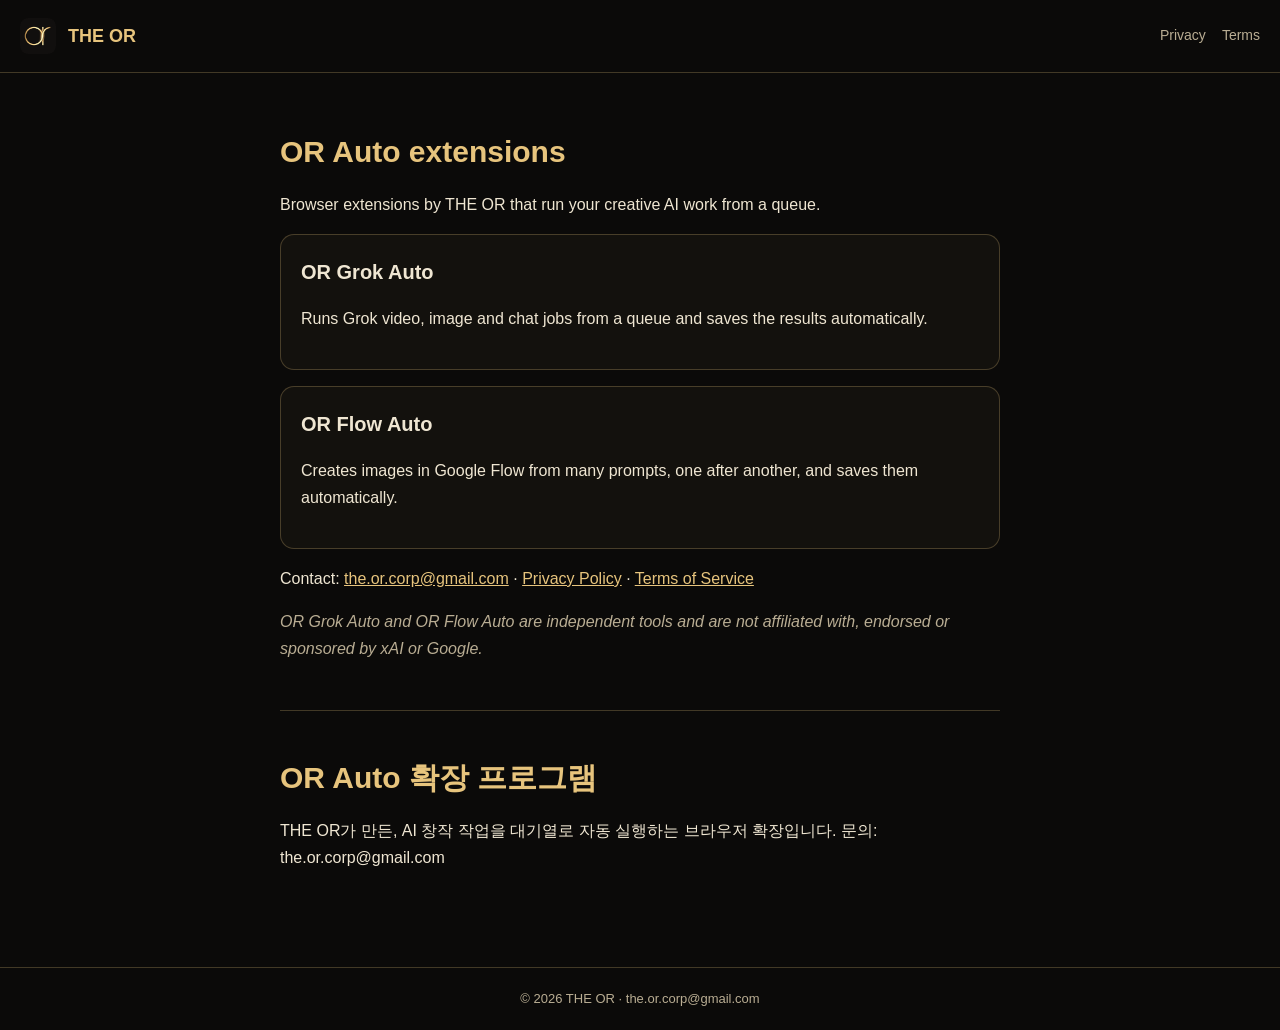
<file: index.html>
<!doctype html><html lang="en"><head><meta charset="utf-8"><meta name="viewport" content="width=device-width,initial-scale=1"><title>THE OR — OR Auto extensions</title><link rel="icon" href="icon.png"><link rel="stylesheet" href="style.css"></head><body>
<header><img src="icon.png" alt=""><a href="./">THE OR</a><nav><a href="privacy.html">Privacy</a><a href="terms.html">Terms</a></nav></header><main><h1>OR Auto extensions</h1><p>Browser extensions by THE OR that run your creative AI work from a queue.</p>
<div class="card"><h2 style="margin-top:0">OR Grok Auto</h2><p>Runs Grok video, image and chat jobs from a queue and saves the results automatically.</p></div>
<div class="card"><h2 style="margin-top:0">OR Flow Auto</h2><p>Creates images in Google Flow from many prompts, one after another, and saves them automatically.</p></div>
<p>Contact: <a href="mailto:the.or.corp@gmail.com">the.or.corp@gmail.com</a> · <a href="privacy.html">Privacy Policy</a> · <a href="terms.html">Terms of Service</a></p>
<p><em>OR Grok Auto and OR Flow Auto are independent tools and are not affiliated with, endorsed or sponsored by xAI or Google.</em></p>
<hr><h1>OR Auto 확장 프로그램</h1><p>THE OR가 만든, AI 창작 작업을 대기열로 자동 실행하는 브라우저 확장입니다. 문의: the.or.corp@gmail.com</p></main><footer>© 2026 THE OR · the.or.corp@gmail.com</footer></body></html>
</file>
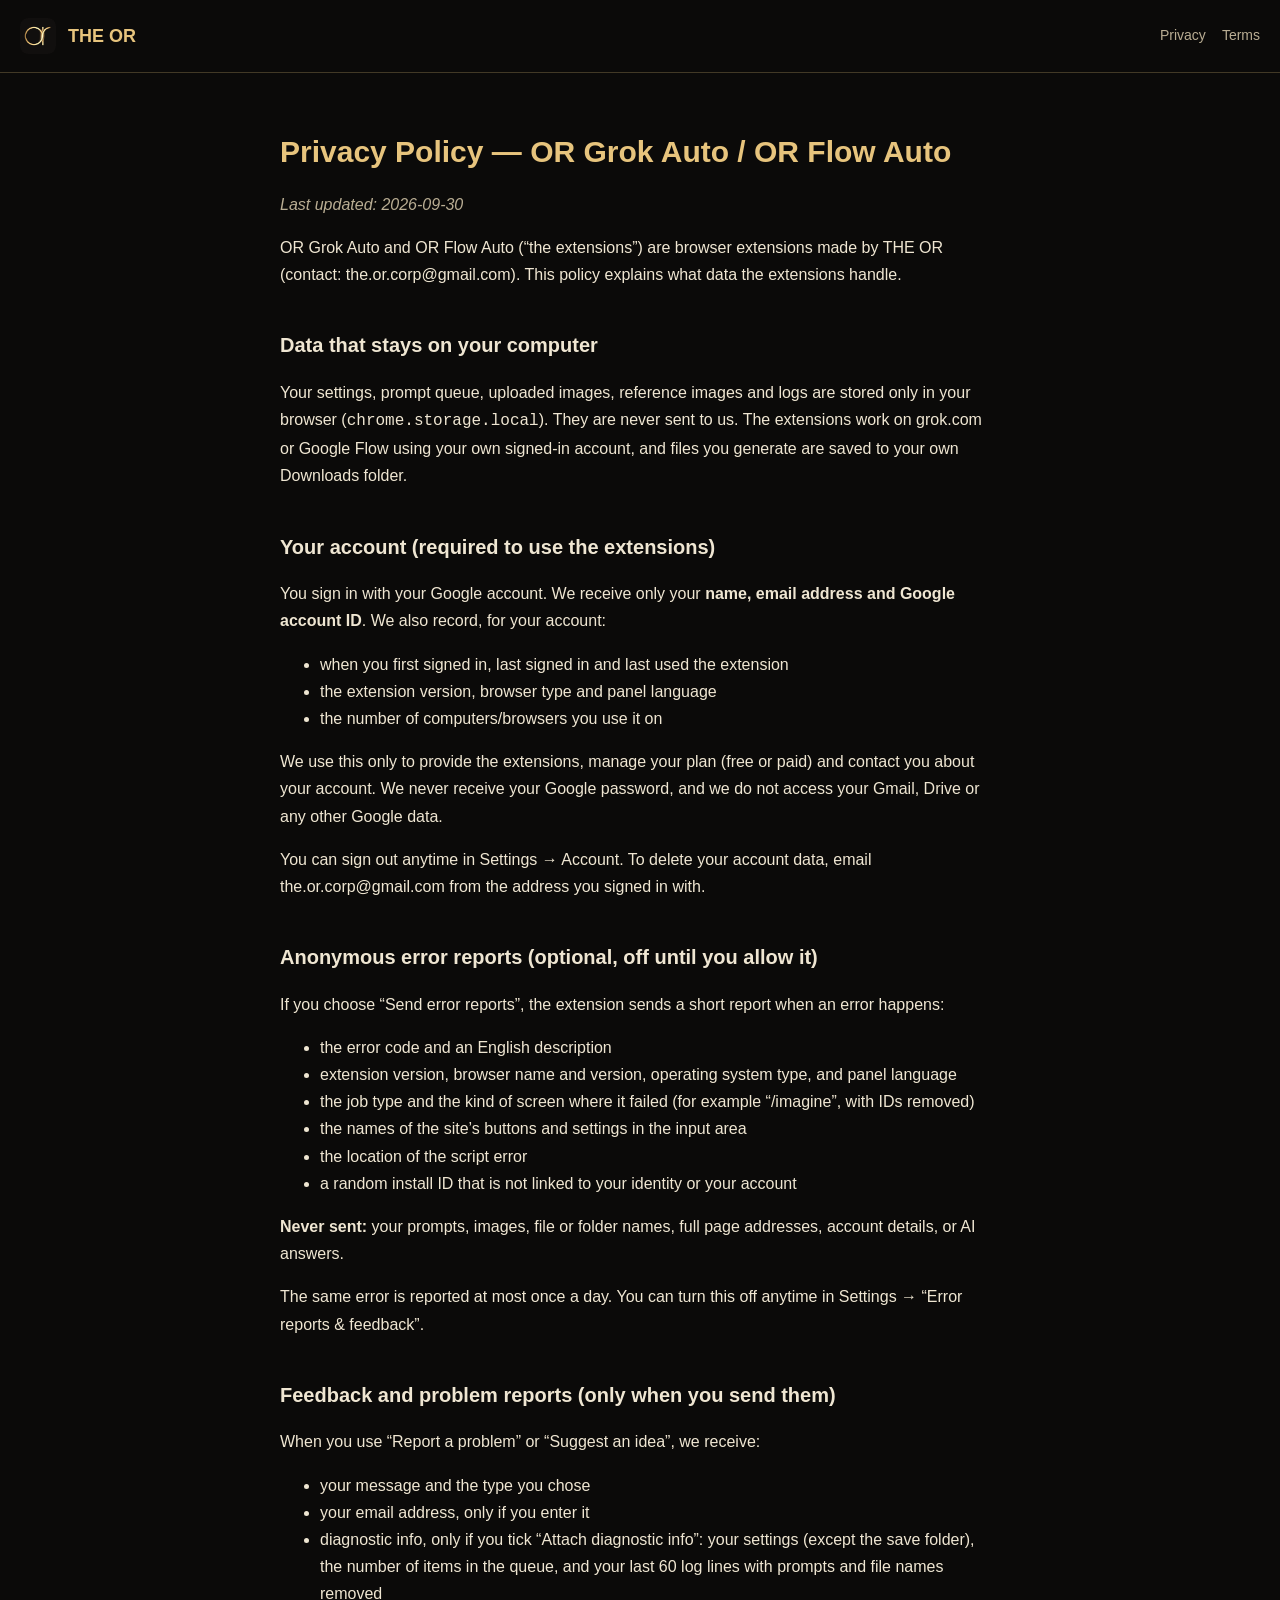
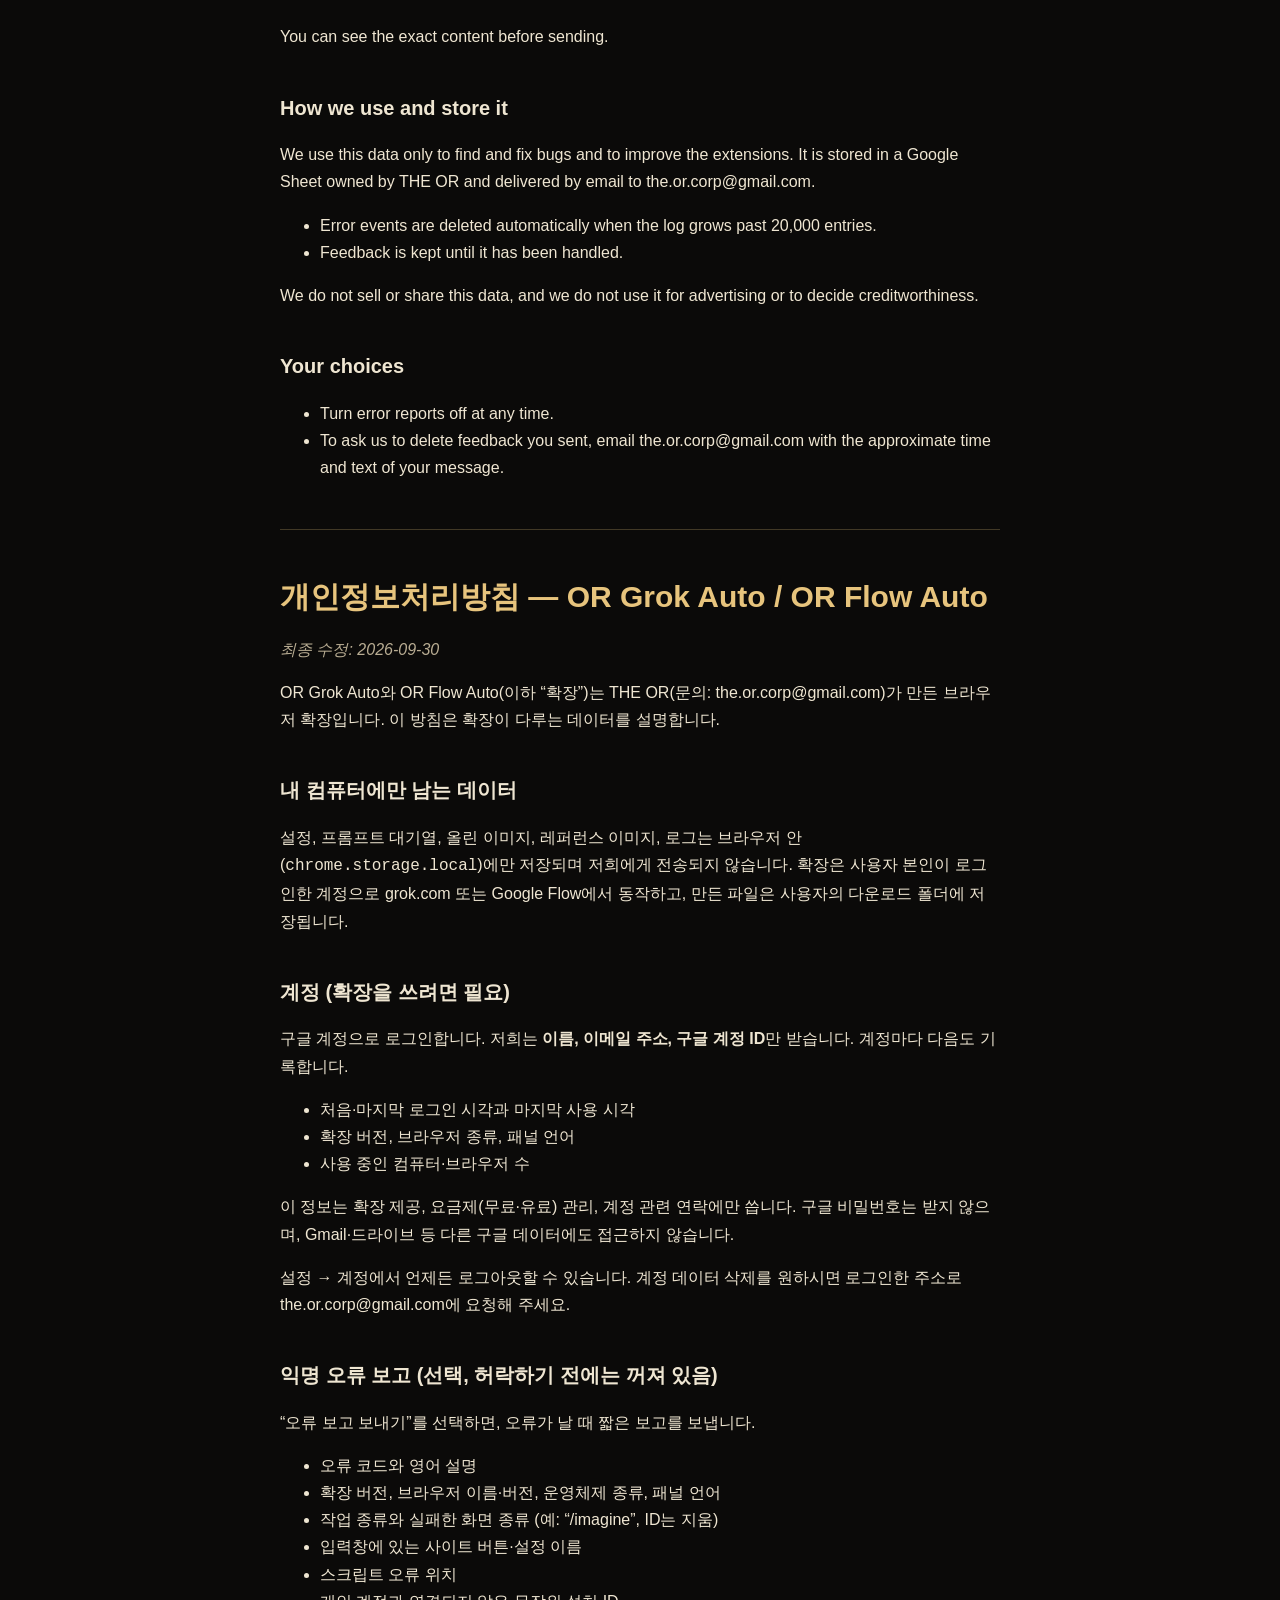
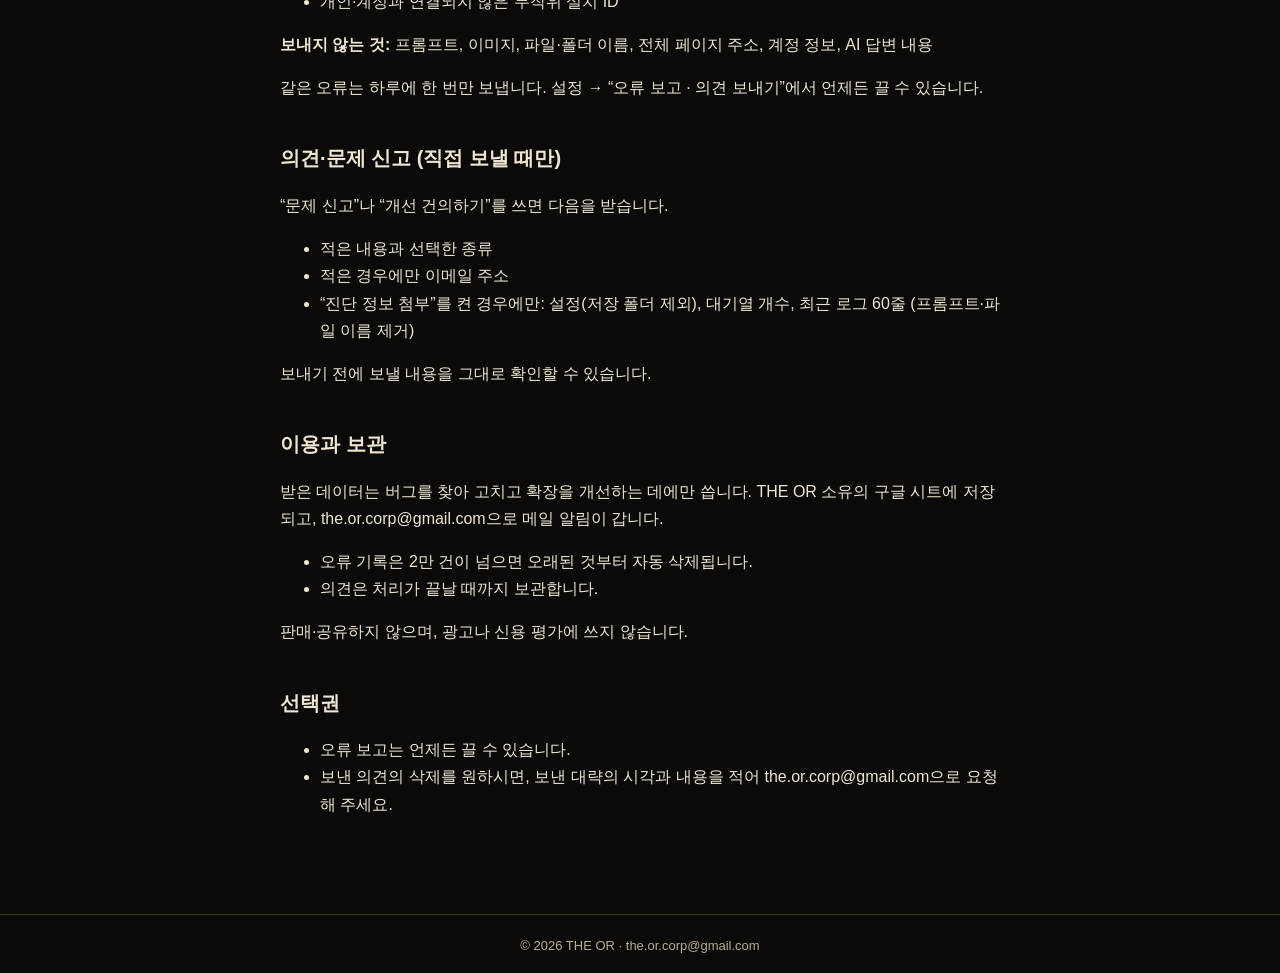
<file: privacy.html>
<!doctype html><html lang="en"><head><meta charset="utf-8"><meta name="viewport" content="width=device-width,initial-scale=1"><title>Privacy Policy — THE OR</title><link rel="icon" href="icon.png"><link rel="stylesheet" href="style.css"></head><body>
<header><img src="icon.png" alt=""><a href="./">THE OR</a><nav><a href="privacy.html">Privacy</a><a href="terms.html">Terms</a></nav></header><main><h1 id="privacy-policy-or-grok-auto-or-flow-auto">Privacy Policy — OR
Grok Auto / OR Flow Auto</h1>
<p><em>Last updated: 2026-09-30</em></p>
<p>OR Grok Auto and OR Flow Auto (“the extensions”) are browser
extensions made by THE OR (contact: the.or.corp@gmail.com). This policy
explains what data the extensions handle.</p>
<h2 id="data-that-stays-on-your-computer">Data that stays on your
computer</h2>
<p>Your settings, prompt queue, uploaded images, reference images and
logs are stored only in your browser
(<code>chrome.storage.local</code>). They are never sent to us. The
extensions work on grok.com or Google Flow using your own signed-in
account, and files you generate are saved to your own Downloads
folder.</p>
<h2 id="your-account-required-to-use-the-extensions">Your account
(required to use the extensions)</h2>
<p>You sign in with your Google account. We receive only your
<strong>name, email address and Google account ID</strong>. We also
record, for your account:</p>
<ul>
<li>when you first signed in, last signed in and last used the
extension</li>
<li>the extension version, browser type and panel language</li>
<li>the number of computers/browsers you use it on</li>
</ul>
<p>We use this only to provide the extensions, manage your plan (free or
paid) and contact you about your account. We never receive your Google
password, and we do not access your Gmail, Drive or any other Google
data.</p>
<p>You can sign out anytime in Settings → Account. To delete your
account data, email the.or.corp@gmail.com from the address you signed in
with.</p>
<h2
id="anonymous-error-reports-optional-off-until-you-allow-it">Anonymous
error reports (optional, off until you allow it)</h2>
<p>If you choose “Send error reports”, the extension sends a short
report when an error happens:</p>
<ul>
<li>the error code and an English description</li>
<li>extension version, browser name and version, operating system type,
and panel language</li>
<li>the job type and the kind of screen where it failed (for example
“/imagine”, with IDs removed)</li>
<li>the names of the site’s buttons and settings in the input area</li>
<li>the location of the script error</li>
<li>a random install ID that is not linked to your identity or your
account</li>
</ul>
<p><strong>Never sent:</strong> your prompts, images, file or folder
names, full page addresses, account details, or AI answers.</p>
<p>The same error is reported at most once a day. You can turn this off
anytime in Settings → “Error reports &amp; feedback”.</p>
<h2 id="feedback-and-problem-reports-only-when-you-send-them">Feedback
and problem reports (only when you send them)</h2>
<p>When you use “Report a problem” or “Suggest an idea”, we receive:</p>
<ul>
<li>your message and the type you chose</li>
<li>your email address, only if you enter it</li>
<li>diagnostic info, only if you tick “Attach diagnostic info”: your
settings (except the save folder), the number of items in the queue, and
your last 60 log lines with prompts and file names removed</li>
</ul>
<p>You can see the exact content before sending.</p>
<h2 id="how-we-use-and-store-it">How we use and store it</h2>
<p>We use this data only to find and fix bugs and to improve the
extensions. It is stored in a Google Sheet owned by THE OR and delivered
by email to the.or.corp@gmail.com.</p>
<ul>
<li>Error events are deleted automatically when the log grows past
20,000 entries.</li>
<li>Feedback is kept until it has been handled.</li>
</ul>
<p>We do not sell or share this data, and we do not use it for
advertising or to decide creditworthiness.</p>
<h2 id="your-choices">Your choices</h2>
<ul>
<li>Turn error reports off at any time.</li>
<li>To ask us to delete feedback you sent, email the.or.corp@gmail.com
with the approximate time and text of your message.</li>
</ul>
<hr />
<h1 id="개인정보처리방침-or-grok-auto-or-flow-auto">개인정보처리방침 —
OR Grok Auto / OR Flow Auto</h1>
<p><em>최종 수정: 2026-09-30</em></p>
<p>OR Grok Auto와 OR Flow Auto(이하 “확장”)는 THE OR(문의:
the.or.corp@gmail.com)가 만든 브라우저 확장입니다. 이 방침은 확장이
다루는 데이터를 설명합니다.</p>
<h2 id="내-컴퓨터에만-남는-데이터">내 컴퓨터에만 남는 데이터</h2>
<p>설정, 프롬프트 대기열, 올린 이미지, 레퍼런스 이미지, 로그는 브라우저
안(<code>chrome.storage.local</code>)에만 저장되며 저희에게 전송되지
않습니다. 확장은 사용자 본인이 로그인한 계정으로 grok.com 또는 Google
Flow에서 동작하고, 만든 파일은 사용자의 다운로드 폴더에 저장됩니다.</p>
<h2 id="계정-확장을-쓰려면-필요">계정 (확장을 쓰려면 필요)</h2>
<p>구글 계정으로 로그인합니다. 저희는 <strong>이름, 이메일 주소, 구글
계정 ID</strong>만 받습니다. 계정마다 다음도 기록합니다.</p>
<ul>
<li>처음·마지막 로그인 시각과 마지막 사용 시각</li>
<li>확장 버전, 브라우저 종류, 패널 언어</li>
<li>사용 중인 컴퓨터·브라우저 수</li>
</ul>
<p>이 정보는 확장 제공, 요금제(무료·유료) 관리, 계정 관련 연락에만
씁니다. 구글 비밀번호는 받지 않으며, Gmail·드라이브 등 다른 구글
데이터에도 접근하지 않습니다.</p>
<p>설정 → 계정에서 언제든 로그아웃할 수 있습니다. 계정 데이터 삭제를
원하시면 로그인한 주소로 the.or.corp@gmail.com에 요청해 주세요.</p>
<h2 id="익명-오류-보고-선택-허락하기-전에는-꺼져-있음">익명 오류 보고
(선택, 허락하기 전에는 꺼져 있음)</h2>
<p>“오류 보고 보내기”를 선택하면, 오류가 날 때 짧은 보고를 보냅니다.</p>
<ul>
<li>오류 코드와 영어 설명</li>
<li>확장 버전, 브라우저 이름·버전, 운영체제 종류, 패널 언어</li>
<li>작업 종류와 실패한 화면 종류 (예: “/imagine”, ID는 지움)</li>
<li>입력창에 있는 사이트 버튼·설정 이름</li>
<li>스크립트 오류 위치</li>
<li>개인·계정과 연결되지 않은 무작위 설치 ID</li>
</ul>
<p><strong>보내지 않는 것:</strong> 프롬프트, 이미지, 파일·폴더 이름,
전체 페이지 주소, 계정 정보, AI 답변 내용</p>
<p>같은 오류는 하루에 한 번만 보냅니다. 설정 → “오류 보고 · 의견
보내기”에서 언제든 끌 수 있습니다.</p>
<h2 id="의견문제-신고-직접-보낼-때만">의견·문제 신고 (직접 보낼
때만)</h2>
<p>“문제 신고”나 “개선 건의하기”를 쓰면 다음을 받습니다.</p>
<ul>
<li>적은 내용과 선택한 종류</li>
<li>적은 경우에만 이메일 주소</li>
<li>“진단 정보 첨부”를 켠 경우에만: 설정(저장 폴더 제외), 대기열 개수,
최근 로그 60줄 (프롬프트·파일 이름 제거)</li>
</ul>
<p>보내기 전에 보낼 내용을 그대로 확인할 수 있습니다.</p>
<h2 id="이용과-보관">이용과 보관</h2>
<p>받은 데이터는 버그를 찾아 고치고 확장을 개선하는 데에만 씁니다. THE
OR 소유의 구글 시트에 저장되고, the.or.corp@gmail.com으로 메일 알림이
갑니다.</p>
<ul>
<li>오류 기록은 2만 건이 넘으면 오래된 것부터 자동 삭제됩니다.</li>
<li>의견은 처리가 끝날 때까지 보관합니다.</li>
</ul>
<p>판매·공유하지 않으며, 광고나 신용 평가에 쓰지 않습니다.</p>
<h2 id="선택권">선택권</h2>
<ul>
<li>오류 보고는 언제든 끌 수 있습니다.</li>
<li>보낸 의견의 삭제를 원하시면, 보낸 대략의 시각과 내용을 적어
the.or.corp@gmail.com으로 요청해 주세요.</li>
</ul>
</main><footer>© 2026 THE OR · the.or.corp@gmail.com</footer></body></html>
</file>
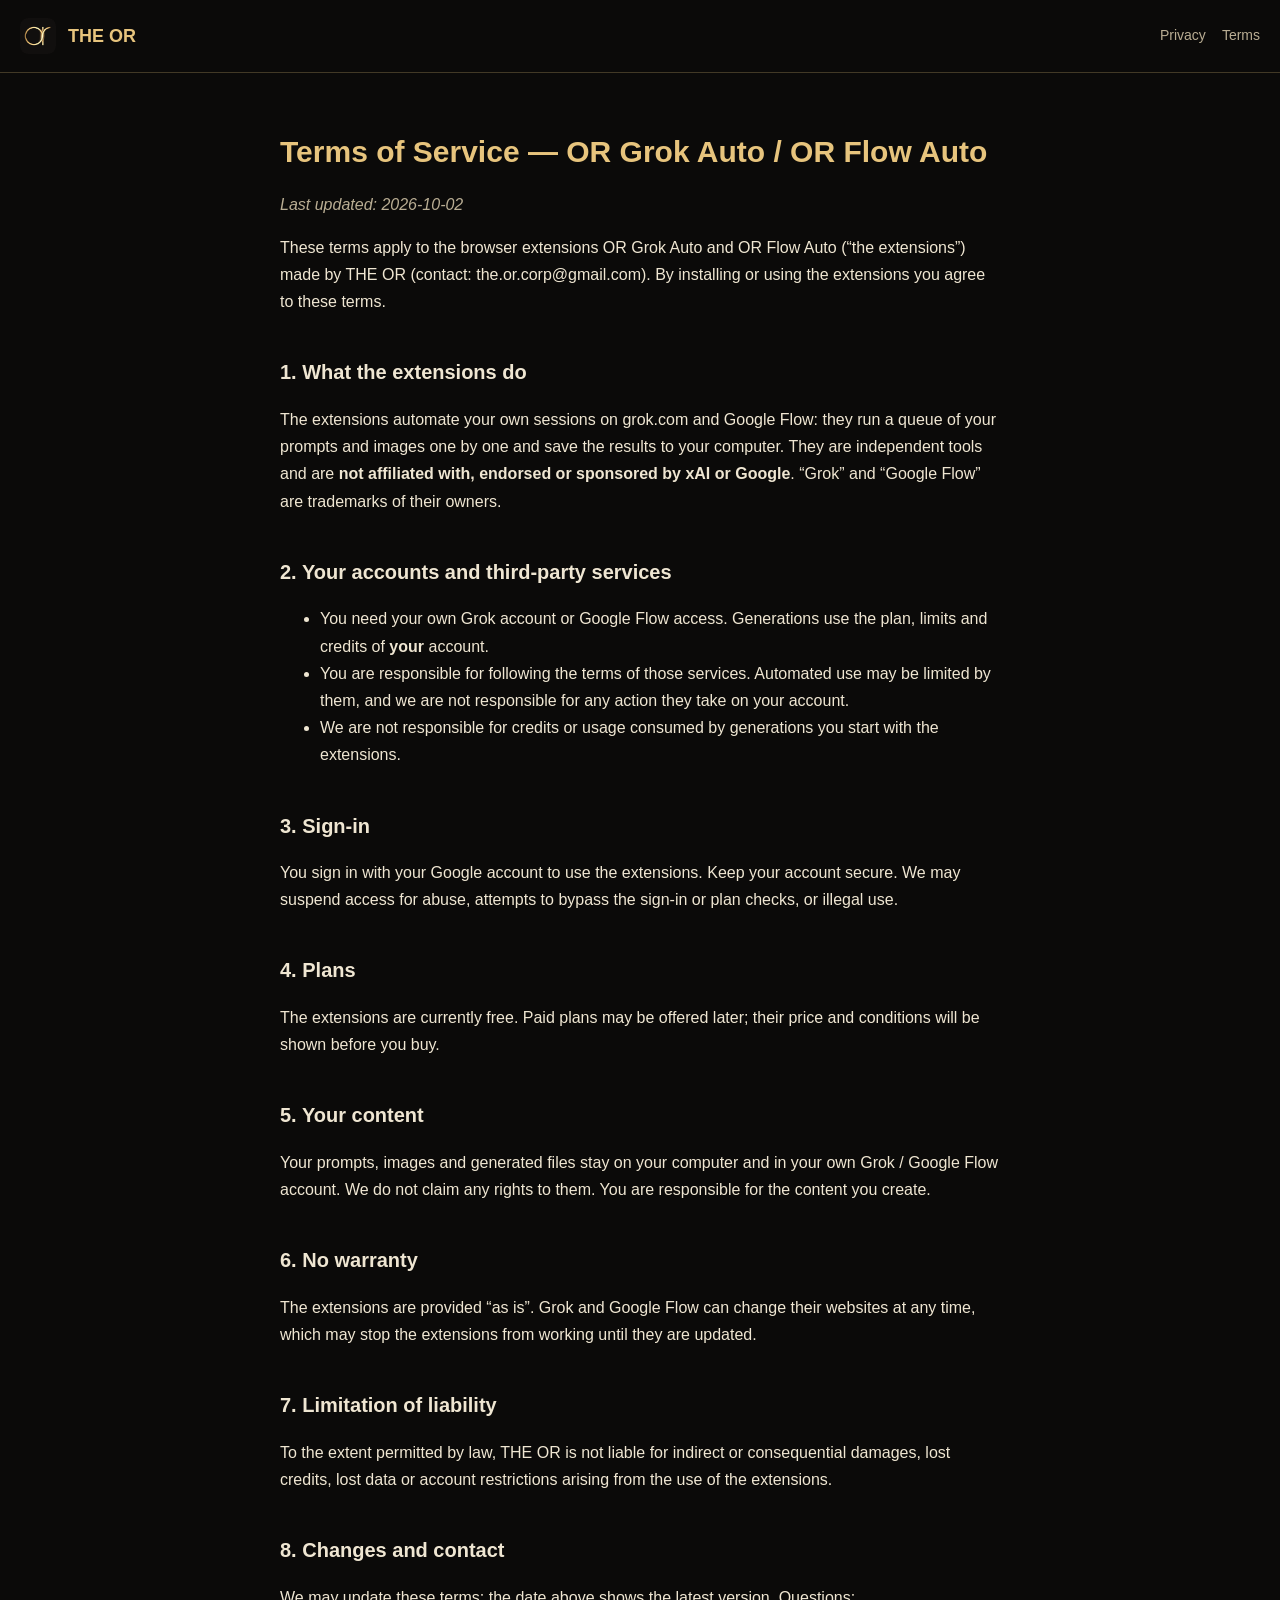
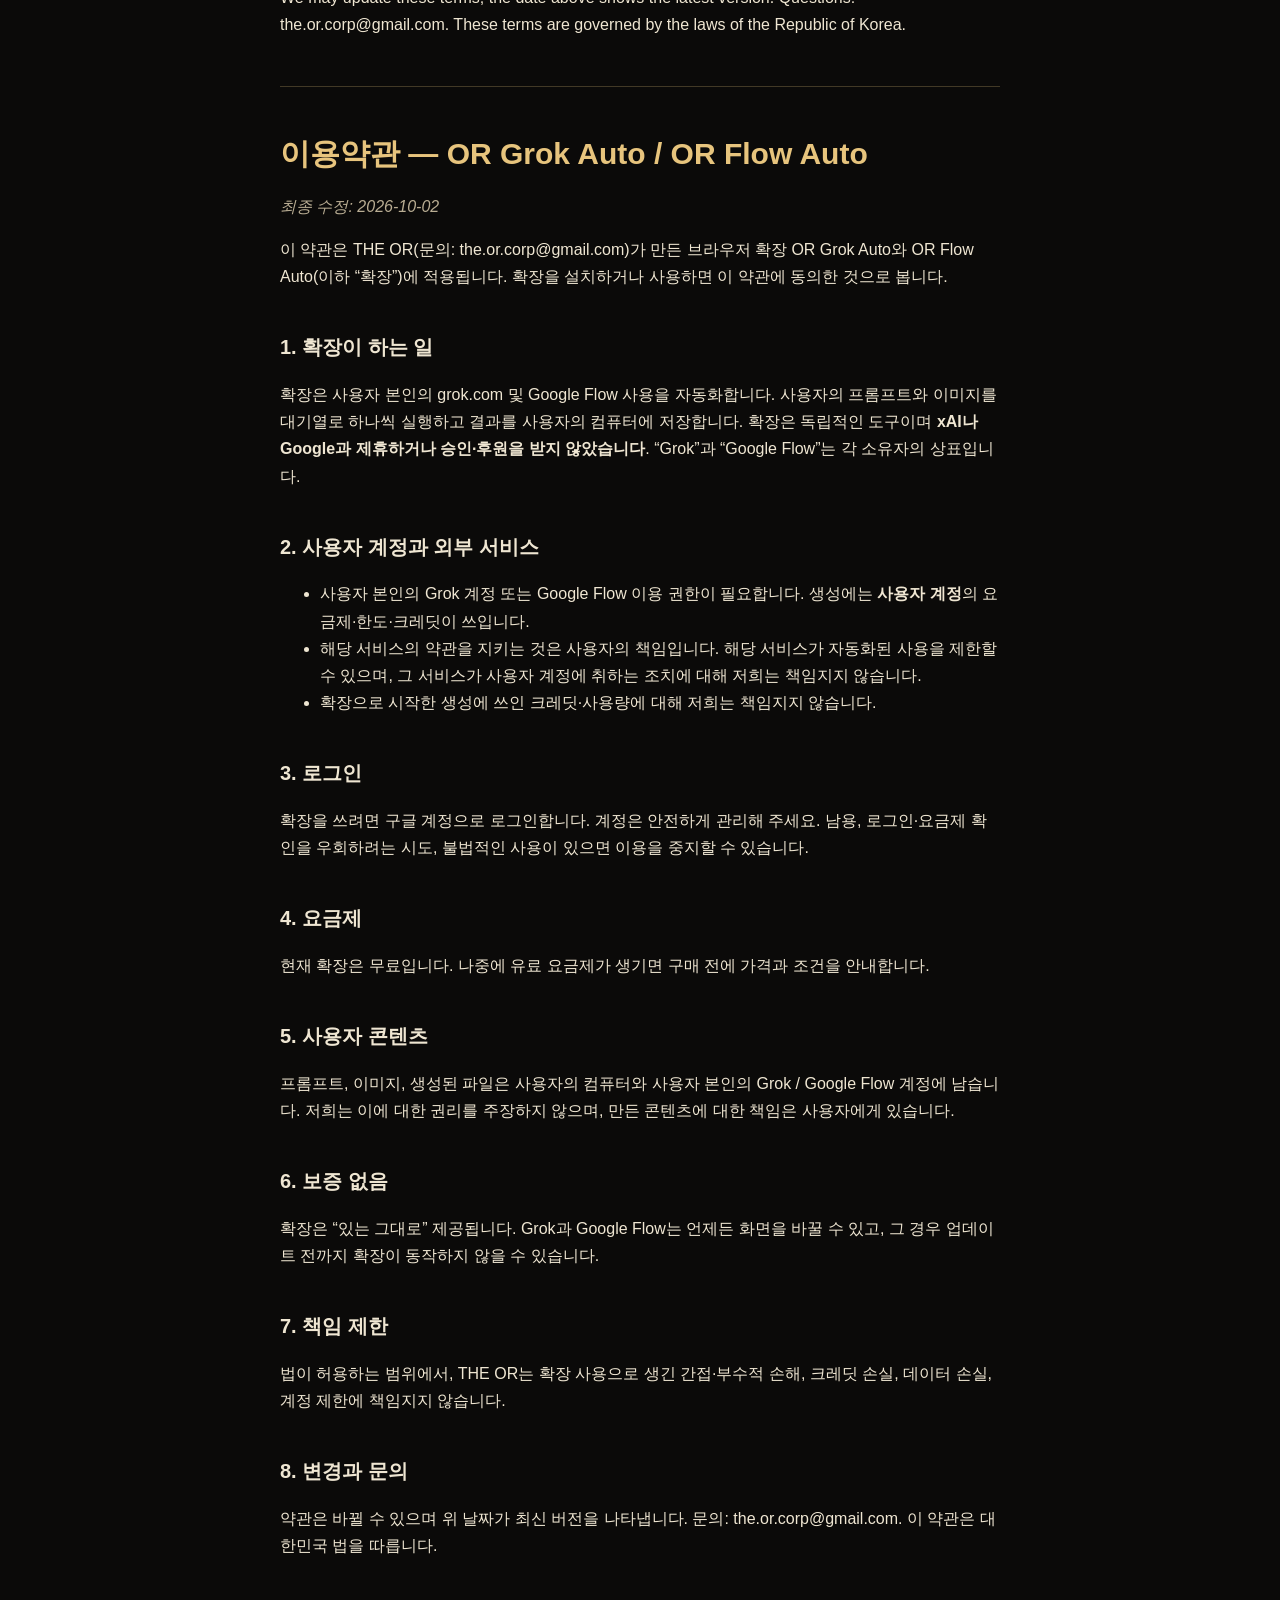
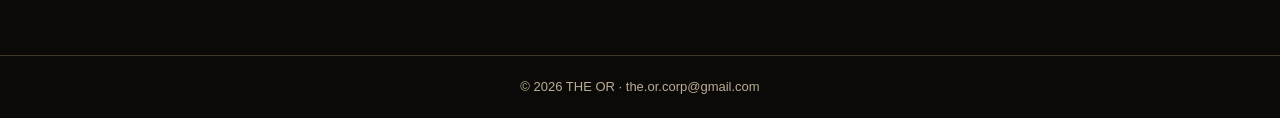
<file: terms.html>
<!doctype html><html lang="en"><head><meta charset="utf-8"><meta name="viewport" content="width=device-width,initial-scale=1"><title>Terms of Service — THE OR</title><link rel="icon" href="icon.png"><link rel="stylesheet" href="style.css"></head><body>
<header><img src="icon.png" alt=""><a href="./">THE OR</a><nav><a href="privacy.html">Privacy</a><a href="terms.html">Terms</a></nav></header><main><h1 id="terms-of-service-or-grok-auto-or-flow-auto">Terms of Service —
OR Grok Auto / OR Flow Auto</h1>
<p><em>Last updated: 2026-10-02</em></p>
<p>These terms apply to the browser extensions OR Grok Auto and OR Flow
Auto (“the extensions”) made by THE OR (contact: the.or.corp@gmail.com).
By installing or using the extensions you agree to these terms.</p>
<h2 id="what-the-extensions-do">1. What the extensions do</h2>
<p>The extensions automate your own sessions on grok.com and Google
Flow: they run a queue of your prompts and images one by one and save
the results to your computer. They are independent tools and are
<strong>not affiliated with, endorsed or sponsored by xAI or
Google</strong>. “Grok” and “Google Flow” are trademarks of their
owners.</p>
<h2 id="your-accounts-and-third-party-services">2. Your accounts and
third-party services</h2>
<ul>
<li>You need your own Grok account or Google Flow access. Generations
use the plan, limits and credits of <strong>your</strong> account.</li>
<li>You are responsible for following the terms of those services.
Automated use may be limited by them, and we are not responsible for any
action they take on your account.</li>
<li>We are not responsible for credits or usage consumed by generations
you start with the extensions.</li>
</ul>
<h2 id="sign-in">3. Sign-in</h2>
<p>You sign in with your Google account to use the extensions. Keep your
account secure. We may suspend access for abuse, attempts to bypass the
sign-in or plan checks, or illegal use.</p>
<h2 id="plans">4. Plans</h2>
<p>The extensions are currently free. Paid plans may be offered later;
their price and conditions will be shown before you buy.</p>
<h2 id="your-content">5. Your content</h2>
<p>Your prompts, images and generated files stay on your computer and in
your own Grok / Google Flow account. We do not claim any rights to them.
You are responsible for the content you create.</p>
<h2 id="no-warranty">6. No warranty</h2>
<p>The extensions are provided “as is”. Grok and Google Flow can change
their websites at any time, which may stop the extensions from working
until they are updated.</p>
<h2 id="limitation-of-liability">7. Limitation of liability</h2>
<p>To the extent permitted by law, THE OR is not liable for indirect or
consequential damages, lost credits, lost data or account restrictions
arising from the use of the extensions.</p>
<h2 id="changes-and-contact">8. Changes and contact</h2>
<p>We may update these terms; the date above shows the latest version.
Questions: the.or.corp@gmail.com. These terms are governed by the laws
of the Republic of Korea.</p>
<hr />
<h1 id="이용약관-or-grok-auto-or-flow-auto">이용약관 — OR Grok Auto / OR
Flow Auto</h1>
<p><em>최종 수정: 2026-10-02</em></p>
<p>이 약관은 THE OR(문의: the.or.corp@gmail.com)가 만든 브라우저 확장 OR
Grok Auto와 OR Flow Auto(이하 “확장”)에 적용됩니다. 확장을 설치하거나
사용하면 이 약관에 동의한 것으로 봅니다.</p>
<h2 id="확장이-하는-일">1. 확장이 하는 일</h2>
<p>확장은 사용자 본인의 grok.com 및 Google Flow 사용을 자동화합니다.
사용자의 프롬프트와 이미지를 대기열로 하나씩 실행하고 결과를 사용자의
컴퓨터에 저장합니다. 확장은 독립적인 도구이며 <strong>xAI나 Google과
제휴하거나 승인·후원을 받지 않았습니다</strong>. “Grok”과 “Google
Flow”는 각 소유자의 상표입니다.</p>
<h2 id="사용자-계정과-외부-서비스">2. 사용자 계정과 외부 서비스</h2>
<ul>
<li>사용자 본인의 Grok 계정 또는 Google Flow 이용 권한이 필요합니다.
생성에는 <strong>사용자 계정</strong>의 요금제·한도·크레딧이
쓰입니다.</li>
<li>해당 서비스의 약관을 지키는 것은 사용자의 책임입니다. 해당 서비스가
자동화된 사용을 제한할 수 있으며, 그 서비스가 사용자 계정에 취하는
조치에 대해 저희는 책임지지 않습니다.</li>
<li>확장으로 시작한 생성에 쓰인 크레딧·사용량에 대해 저희는 책임지지
않습니다.</li>
</ul>
<h2 id="로그인">3. 로그인</h2>
<p>확장을 쓰려면 구글 계정으로 로그인합니다. 계정은 안전하게 관리해
주세요. 남용, 로그인·요금제 확인을 우회하려는 시도, 불법적인 사용이
있으면 이용을 중지할 수 있습니다.</p>
<h2 id="요금제">4. 요금제</h2>
<p>현재 확장은 무료입니다. 나중에 유료 요금제가 생기면 구매 전에 가격과
조건을 안내합니다.</p>
<h2 id="사용자-콘텐츠">5. 사용자 콘텐츠</h2>
<p>프롬프트, 이미지, 생성된 파일은 사용자의 컴퓨터와 사용자 본인의 Grok
/ Google Flow 계정에 남습니다. 저희는 이에 대한 권리를 주장하지 않으며,
만든 콘텐츠에 대한 책임은 사용자에게 있습니다.</p>
<h2 id="보증-없음">6. 보증 없음</h2>
<p>확장은 “있는 그대로” 제공됩니다. Grok과 Google Flow는 언제든 화면을
바꿀 수 있고, 그 경우 업데이트 전까지 확장이 동작하지 않을 수
있습니다.</p>
<h2 id="책임-제한">7. 책임 제한</h2>
<p>법이 허용하는 범위에서, THE OR는 확장 사용으로 생긴 간접·부수적 손해,
크레딧 손실, 데이터 손실, 계정 제한에 책임지지 않습니다.</p>
<h2 id="변경과-문의">8. 변경과 문의</h2>
<p>약관은 바뀔 수 있으며 위 날짜가 최신 버전을 나타냅니다. 문의:
the.or.corp@gmail.com. 이 약관은 대한민국 법을 따릅니다.</p>
</main><footer>© 2026 THE OR · the.or.corp@gmail.com</footer></body></html>
</file>
<file: style.css>
:root{--bg:#0b0a09;--fg:#efe6d2;--muted:#b9ad93;--gold:#e7c47d;--line:rgba(231,196,125,.25)}
*{box-sizing:border-box}body{margin:0;background:var(--bg);color:var(--fg);font:16px/1.7 -apple-system,"Segoe UI",Roboto,"Noto Sans KR","Apple SD Gothic Neo",sans-serif}
main{max-width:760px;margin:0 auto;padding:40px 20px 80px}a{color:var(--gold)}
header{display:flex;align-items:center;gap:12px;padding:18px 20px;border-bottom:1px solid var(--line)}header a{text-decoration:none;color:var(--gold);font-weight:600;font-size:18px}
header img{width:36px;height:36px;border-radius:8px}nav{margin-left:auto;display:flex;gap:16px;font-size:14px}nav a{font-weight:400;font-size:14px;color:var(--muted)}
h1{font-size:30px;line-height:1.25;color:var(--gold)}h2{font-size:20px;margin-top:2em}hr{border:0;border-top:1px solid var(--line);margin:3em 0}
em{color:var(--muted)}.card{border:1px solid var(--line);border-radius:14px;padding:20px;margin:16px 0;background:rgba(231,196,125,.04)}
footer{color:var(--muted);font-size:13px;text-align:center;padding:20px;border-top:1px solid var(--line)}
</file>
